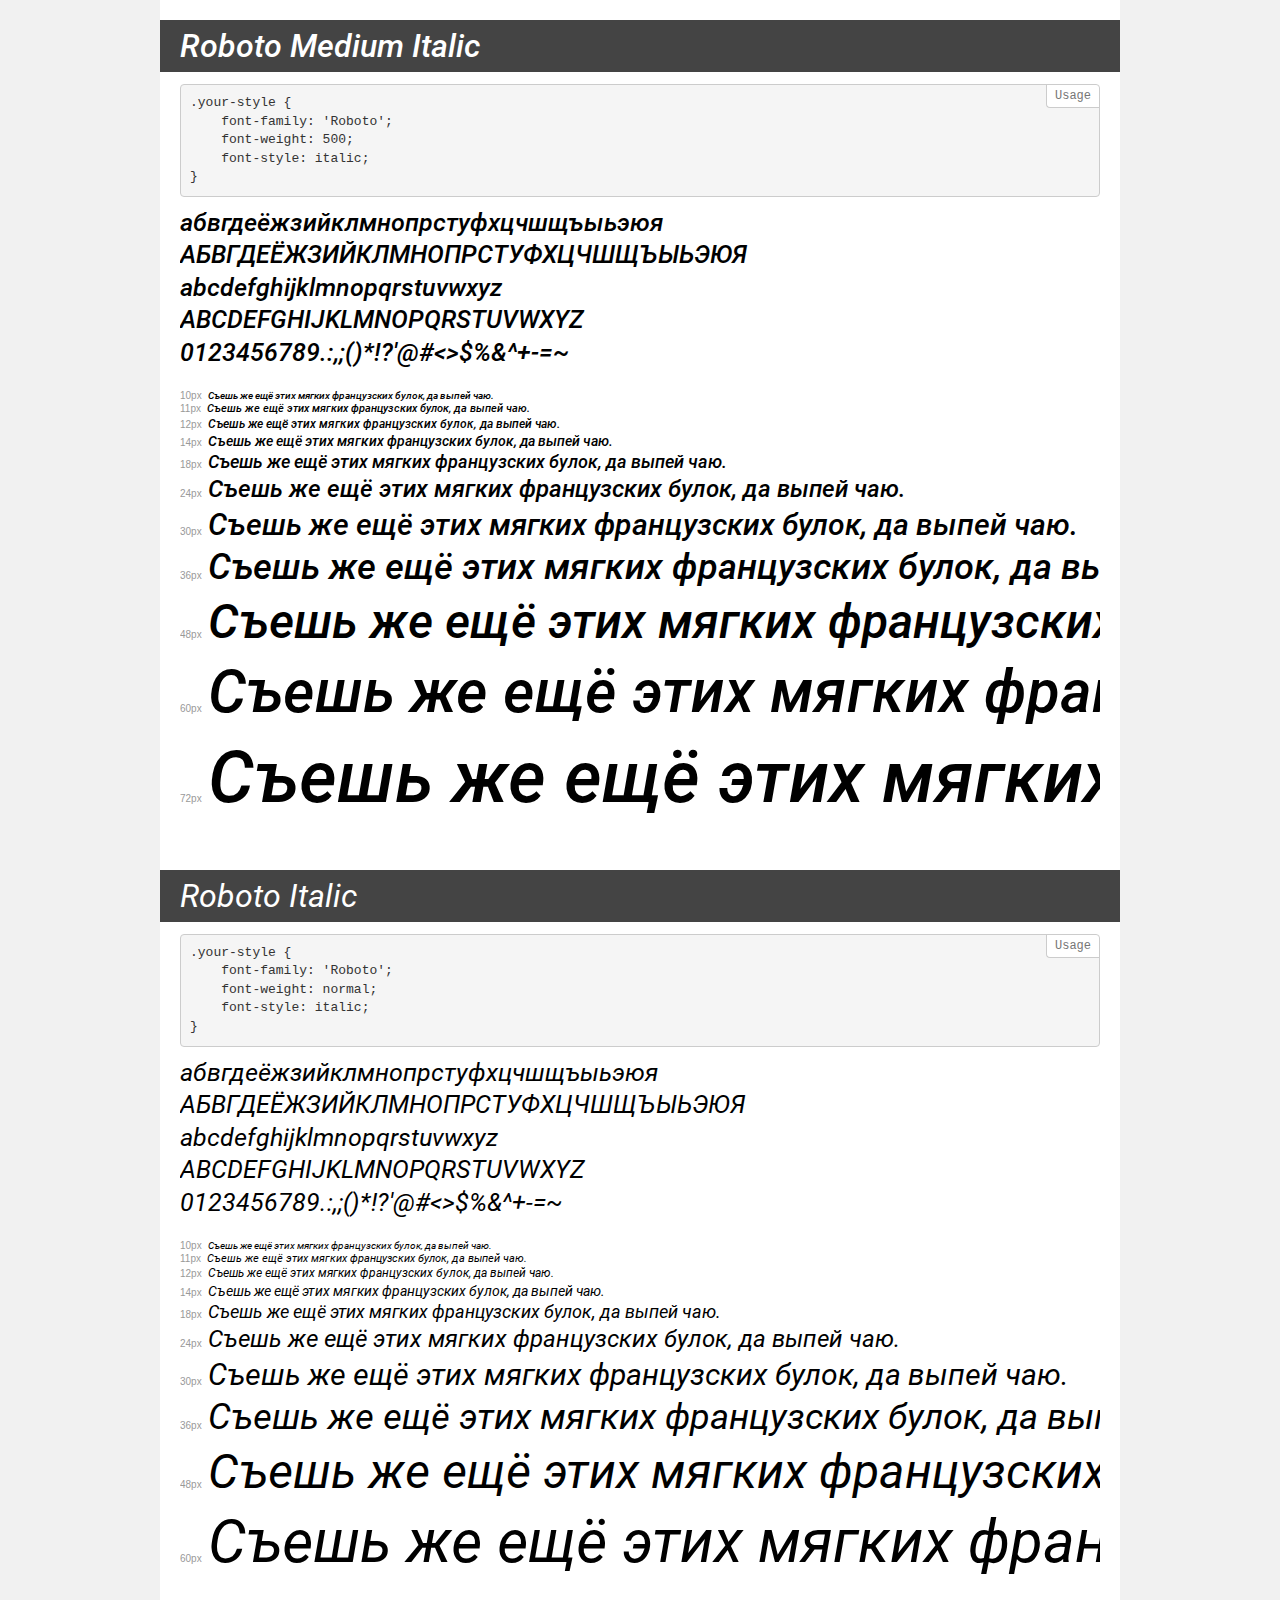
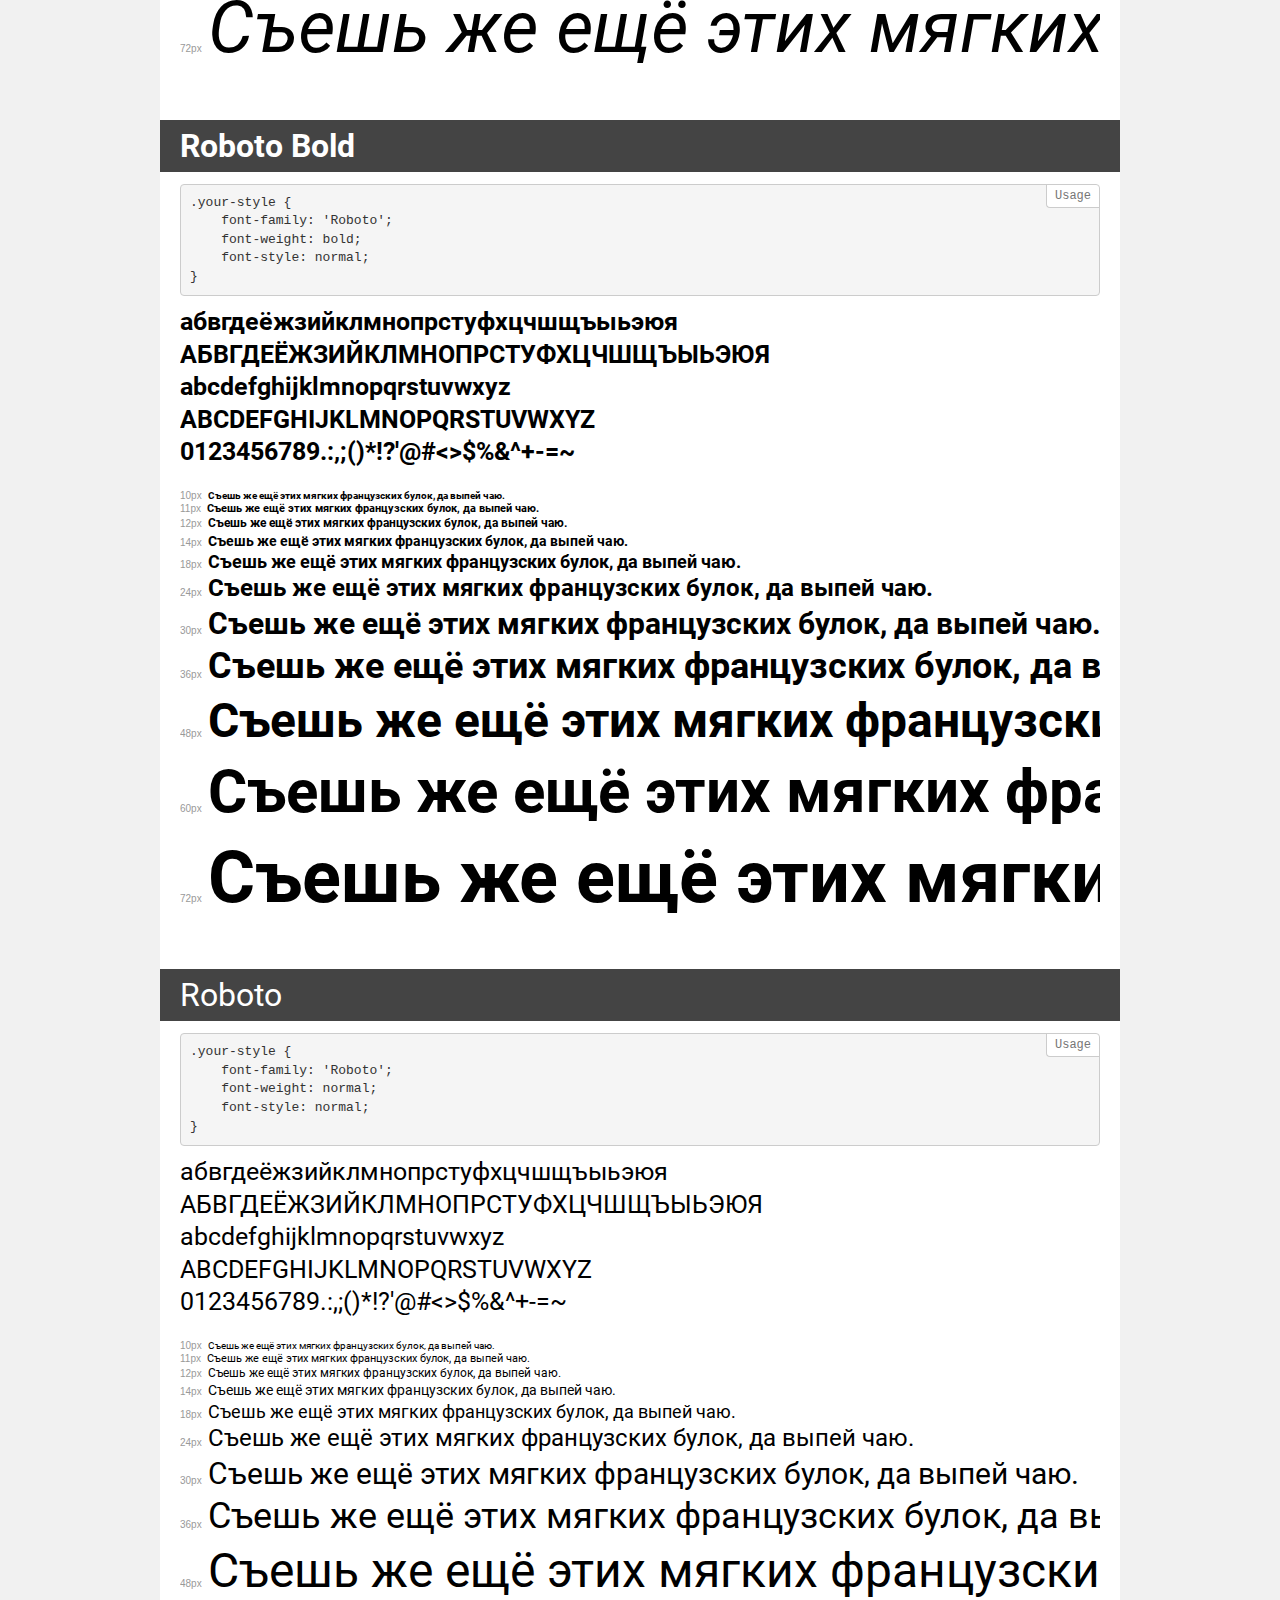
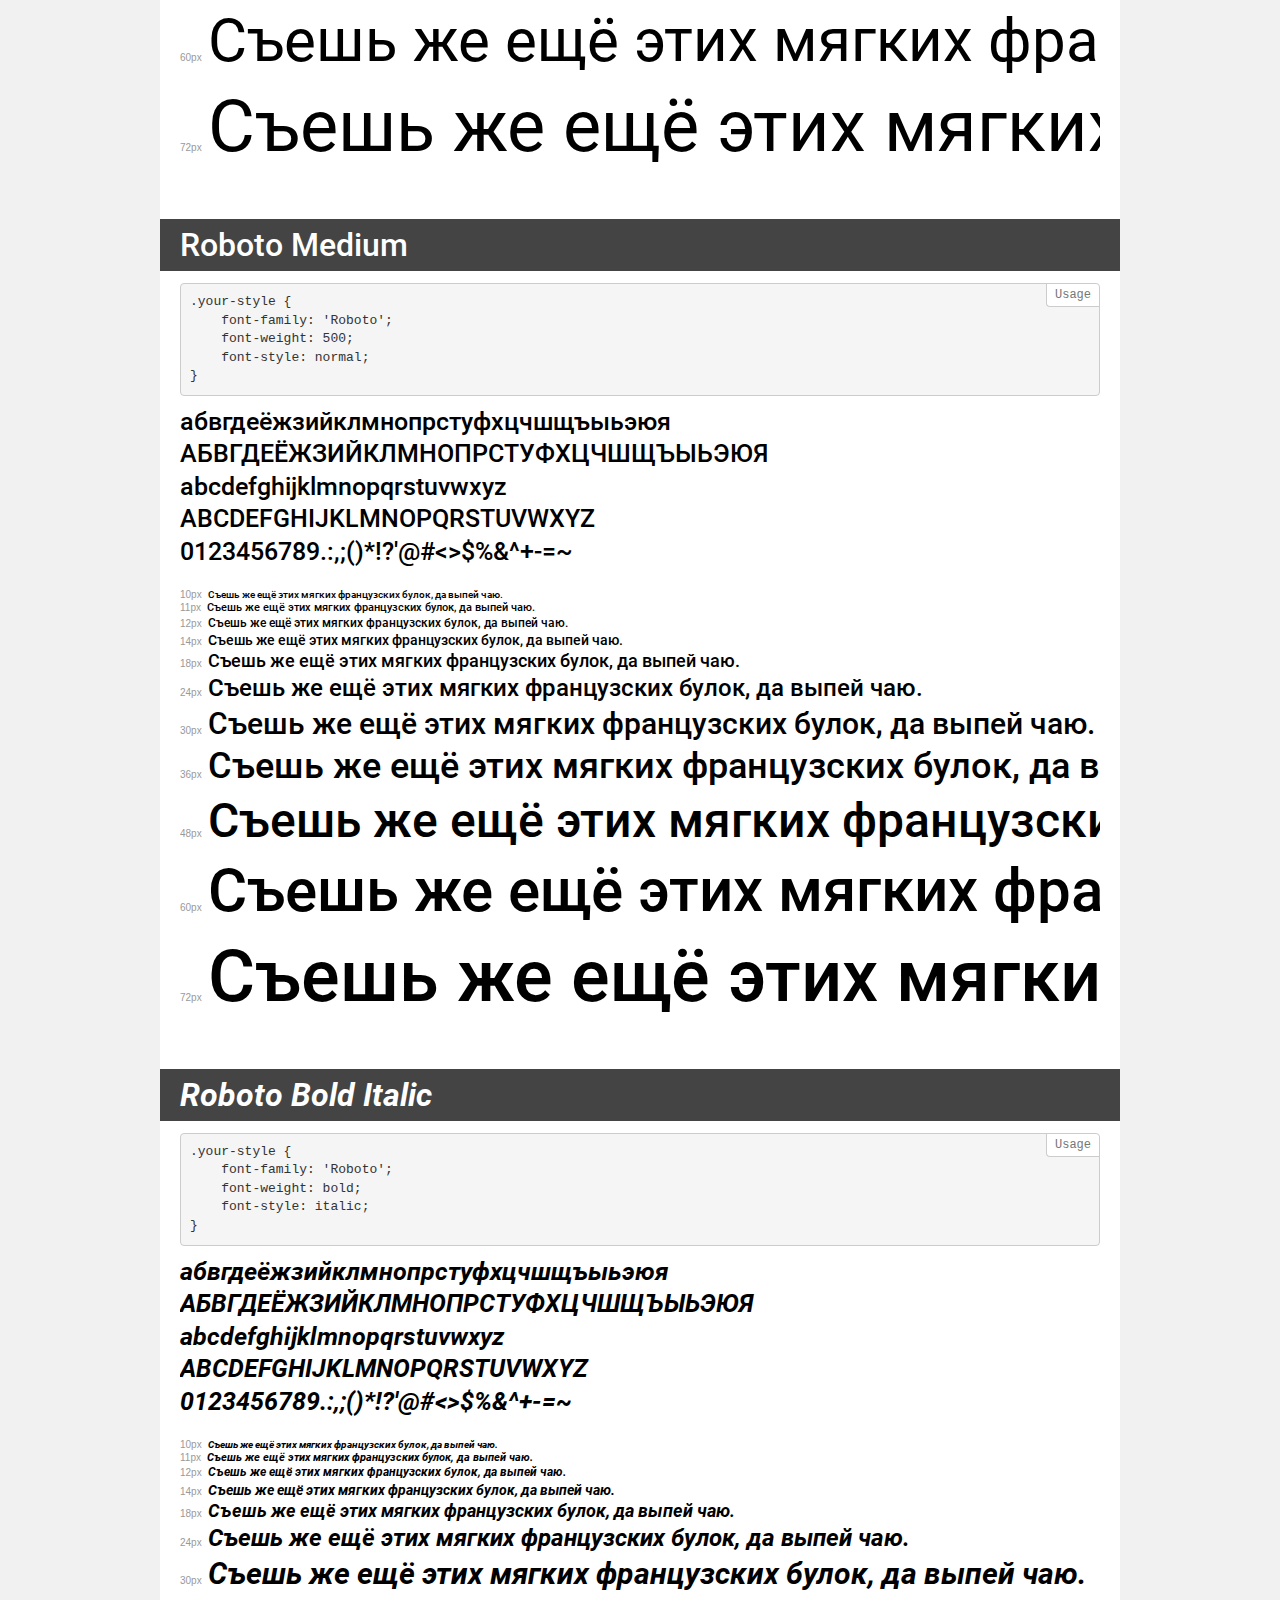
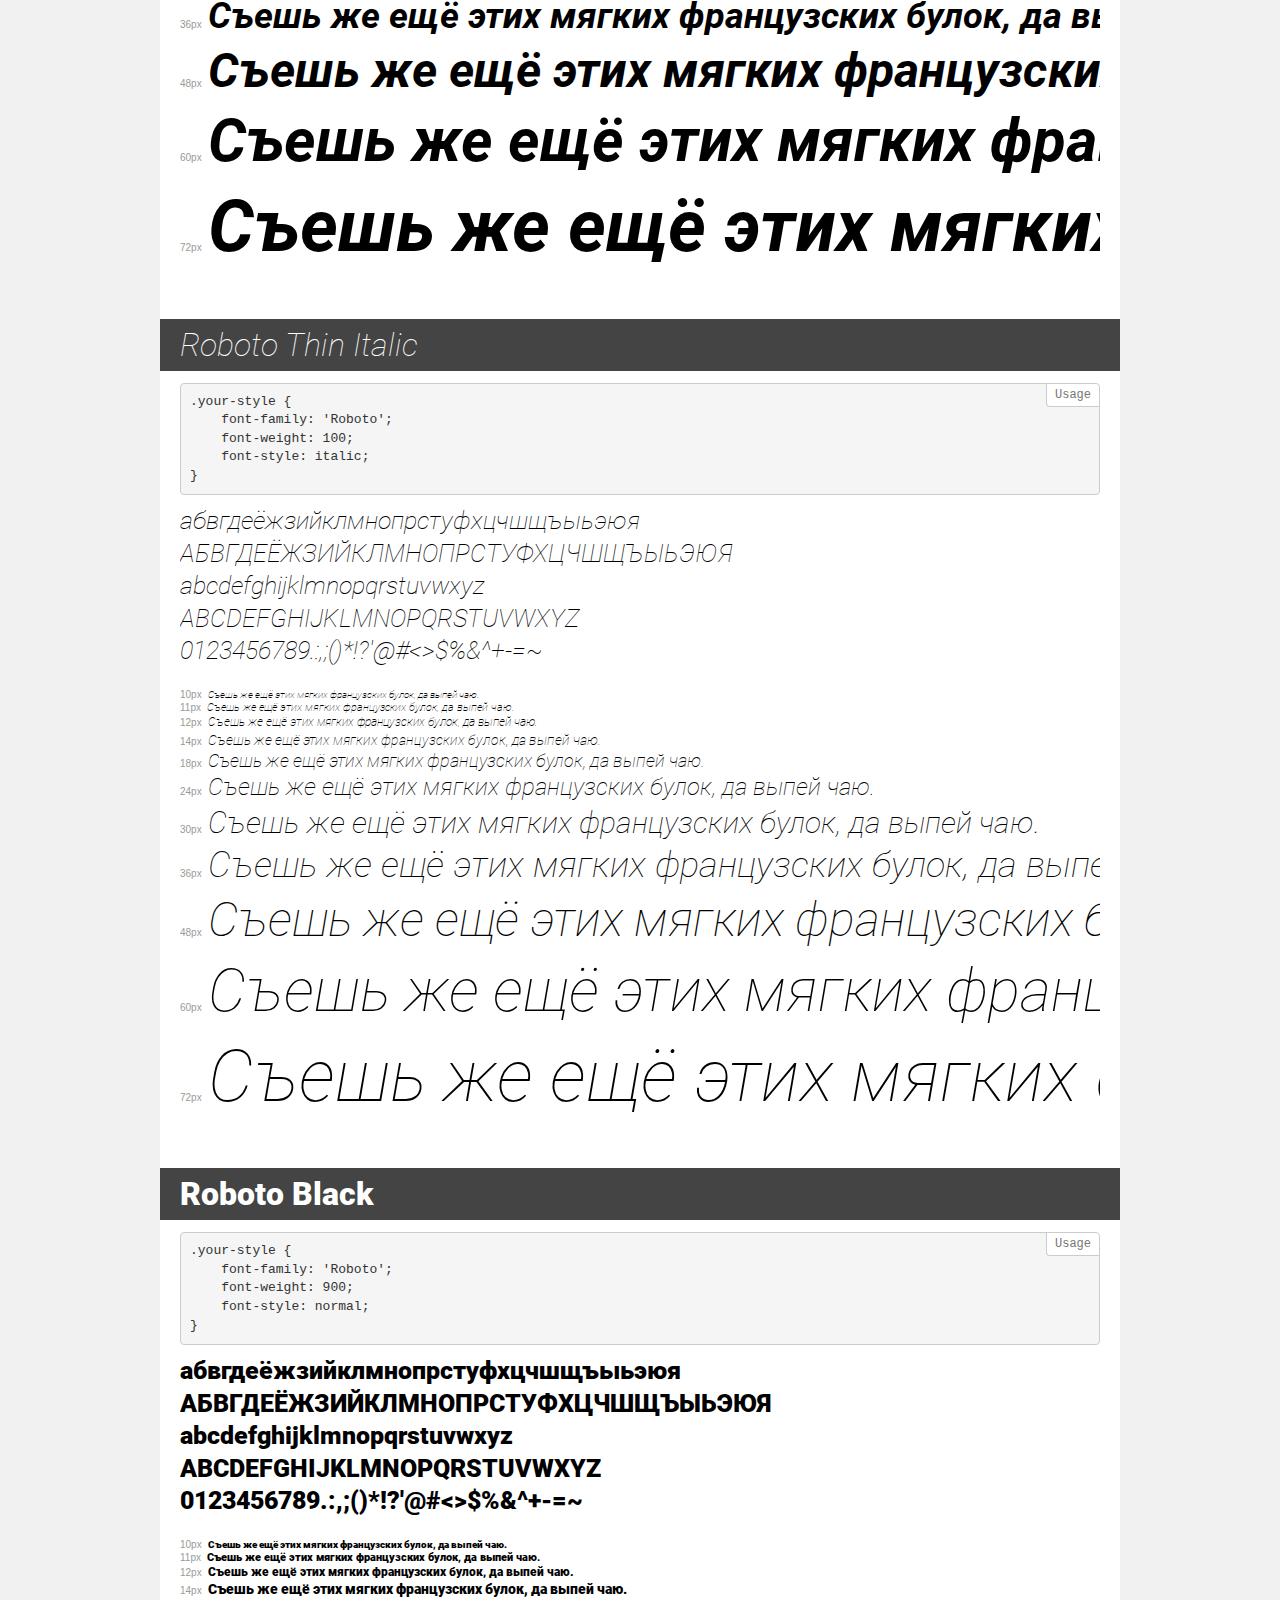
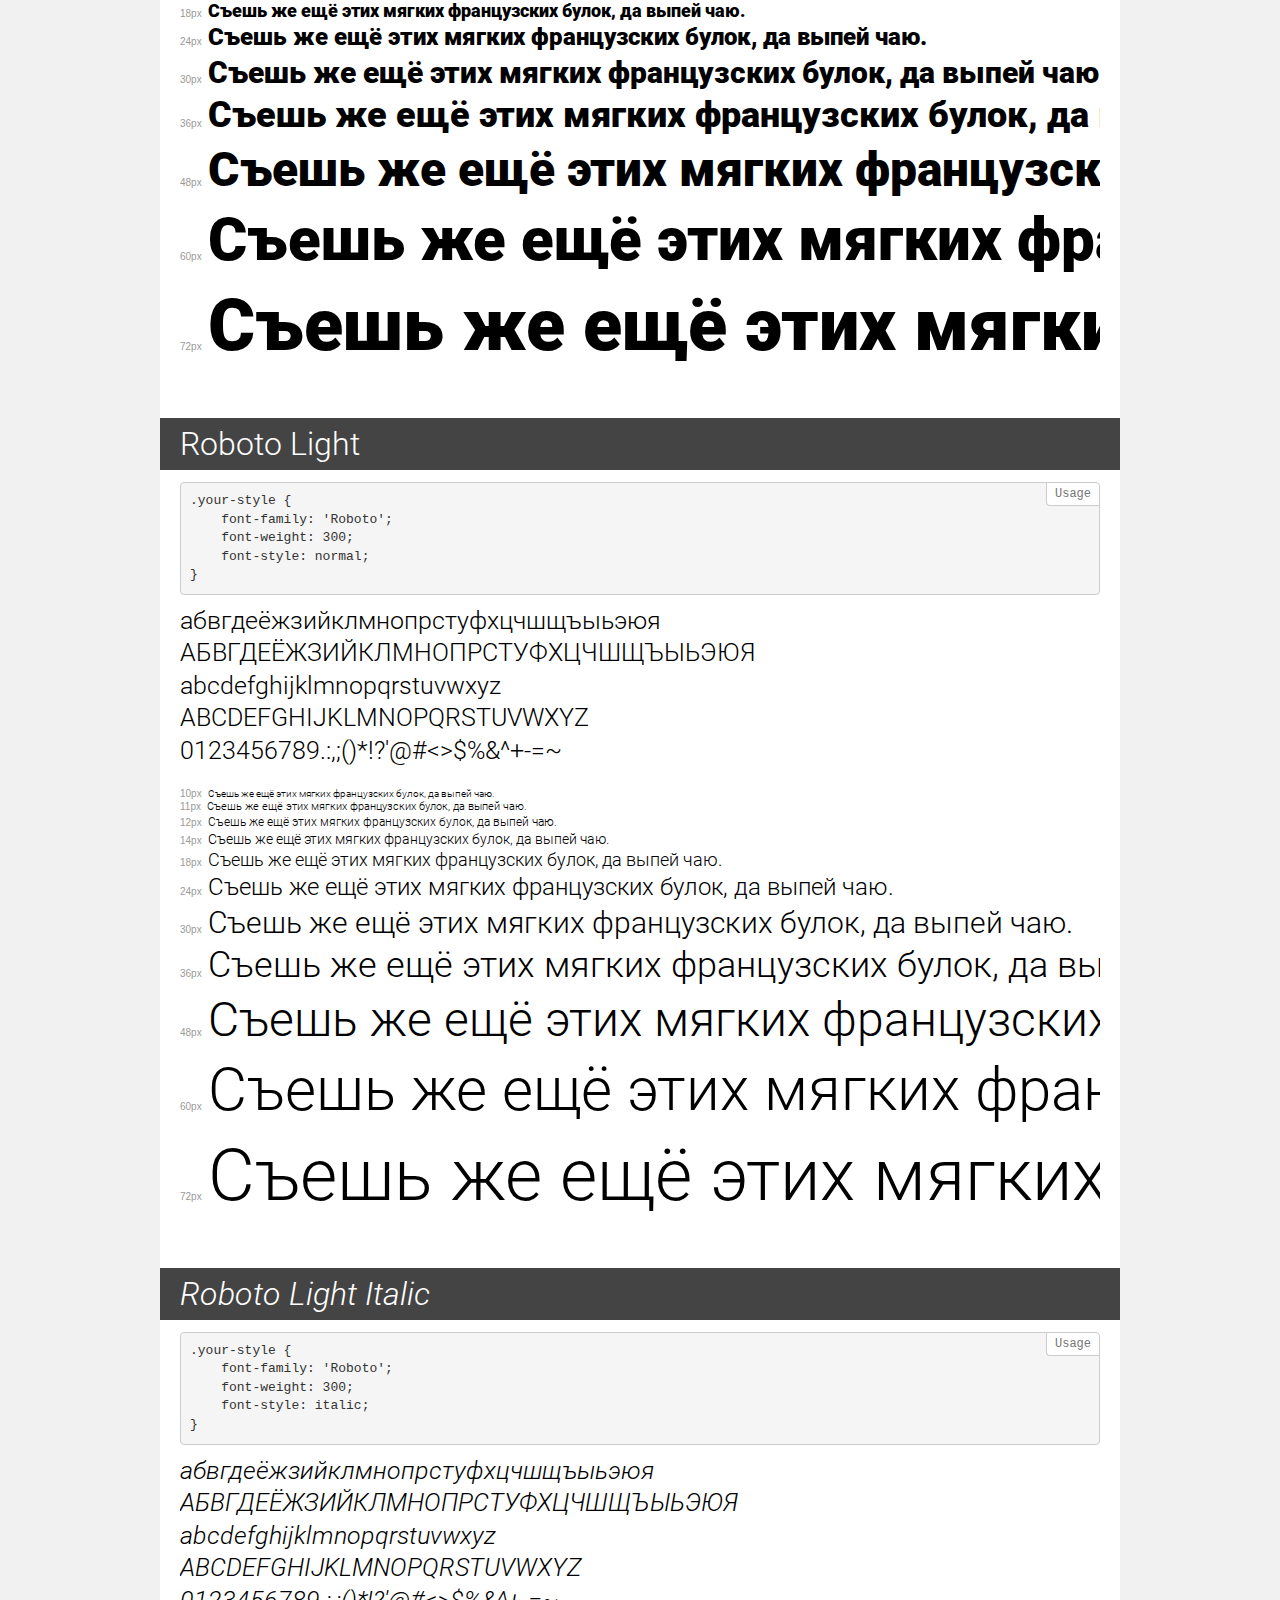
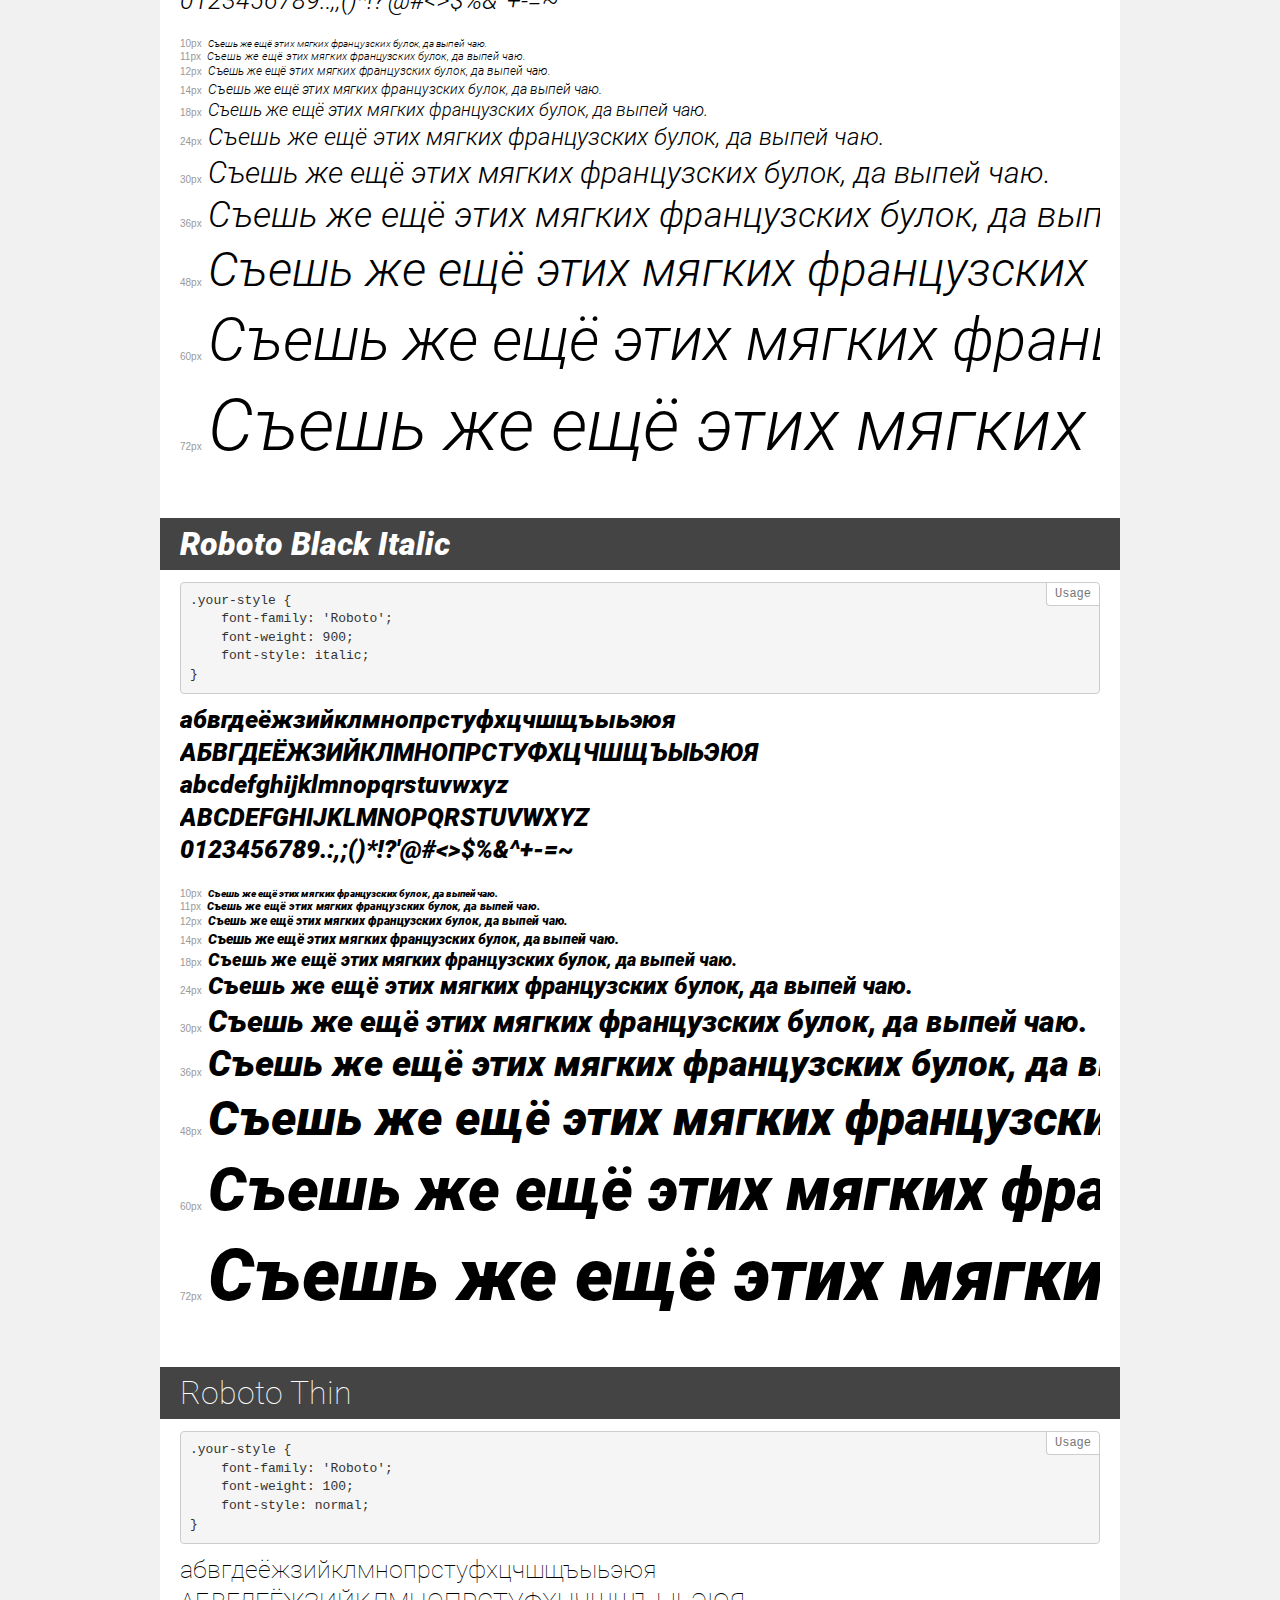
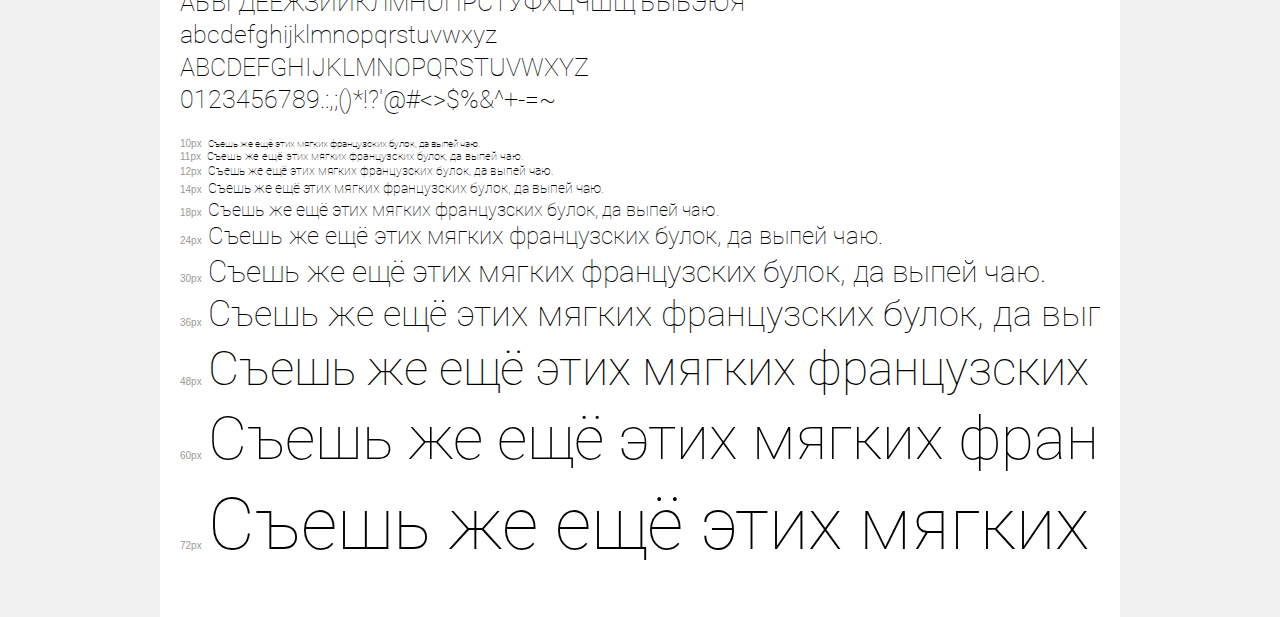
<file: css/fonts/Roboto/demo.html>
<!DOCTYPE html>
<html>
<head>
    <meta charset="utf-8">
    <meta http-equiv="X-UA-Compatible" content="IE=edge">
    <meta name="viewport" content="width=device-width, initial-scale=1">
    <meta name="robots" content="noindex, noarchive">
    <title>Transfonter demo</title>
    <link href="stylesheet.css" rel="stylesheet">
    <style>
        /*
        http://meyerweb.com/eric/tools/css/reset/
        v2.0 | 20110126
        License: none (public domain)
        */
        html, body, div, span, applet, object, iframe,
        h1, h2, h3, h4, h5, h6, p, blockquote, pre,
        a, abbr, acronym, address, big, cite, code,
        del, dfn, em, img, ins, kbd, q, s, samp,
        small, strike, strong, sub, sup, tt, var,
        b, u, i, center,
        dl, dt, dd, ol, ul, li,
        fieldset, form, label, legend,
        table, caption, tbody, tfoot, thead, tr, th, td,
        article, aside, canvas, details, embed,
        figure, figcaption, footer, header, hgroup,
        menu, nav, output, ruby, section, summary,
        time, mark, audio, video {
            margin: 0;
            padding: 0;
            border: 0;
            font-size: 100%;
            font: inherit;
            vertical-align: baseline;
        }
        /* HTML5 display-role reset for older browsers */
        article, aside, details, figcaption, figure,
        footer, header, hgroup, menu, nav, section {
            display: block;
        }
        body {
            line-height: 1;
        }
        ol, ul {
            list-style: none;
        }
        blockquote, q {
            quotes: none;
        }
        blockquote:before, blockquote:after,
        q:before, q:after {
            content: '';
            content: none;
        }
        table {
            border-collapse: collapse;
            border-spacing: 0;
        }
        /* common styles */
        body {
            background: #f1f1f1;
            color: #000;
        }
        .page {
            background: #fff;
            width: 920px;
            margin: 0 auto;
            padding: 20px 20px 0 20px;
            overflow: hidden;
        }
        .font-container {
            overflow-x: auto;
            overflow-y: hidden;
            margin-bottom: 40px;
            line-height: 1.3;
            white-space: nowrap;
            padding-bottom: 5px;
        }
        h1 {
            position: relative;
            background: #444;
            font-size: 32px;
            color: #fff;
            padding: 10px 20px;
            margin: 0 -20px 12px -20px;
        }
        .letters {
            font-size: 25px;
            margin-bottom: 20px;
        }
        .s10:before {
            content: '10px';
        }
        .s11:before {
            content: '11px';
        }
        .s12:before {
            content: '12px';
        }
        .s14:before {
            content: '14px';
        }
        .s18:before {
            content: '18px';
        }
        .s24:before {
            content: '24px';
        }
        .s30:before {
            content: '30px';
        }
        .s36:before {
            content: '36px';
        }
        .s48:before {
            content: '48px';
        }
        .s60:before {
            content: '60px';
        }
        .s72:before {
            content: '72px';
        }
        .s10:before, .s11:before, .s12:before, .s14:before,
        .s18:before, .s24:before, .s30:before, .s36:before,
        .s48:before, .s60:before, .s72:before {
            font-family: Arial, sans-serif;
            font-size: 10px;
            font-weight: normal;
            font-style: normal;
            color: #999;
            padding-right: 6px;
        }
        pre {
            display: block;
            position: relative;
            padding: 9px;
            margin: 0 0 10px;
            font-family: Monaco, Menlo, Consolas, "Courier New", monospace !important;
            font-size: 13px;
            line-height: 1.428571429;
            color: #333;
            font-weight: normal !important;
            font-style: normal !important;
            background-color: #f5f5f5;
            border: 1px solid #ccc;
            overflow-x: auto;
            border-radius: 4px;
        }
        pre:after {
            display: block;
            position: absolute;
            right: 0;
            top: 0;
            content: 'Usage';
            line-height: 1;
            padding: 5px 8px;
            font-size: 12px;
            color: #767676;
            background-color: #fff;
            border: 1px solid #ccc;
            border-right: none;
            border-top: none;
            border-radius: 0 4px 0 4px;
            z-index: 10;
        }
        /* responsive */
        @media (max-width: 959px) {
            .page {
                width: auto;
                margin: 0;
            }
        }
    </style>
</head>
<body>
<div class="page">
    <div class="demo" style="font-family: 'Roboto'; font-weight: 500; font-style: italic;">
        <h1>Roboto Medium Italic</h1>
        <pre>.your-style {
    font-family: 'Roboto';
    font-weight: 500;
    font-style: italic;
}</pre>
        <div class="font-container">
            <p class="letters">
                абвгдеёжзийклмнопрстуфхцчшщъыьэюя<br>
АБВГДЕЁЖЗИЙКЛМНОПРСТУФХЦЧШЩЪЫЬЭЮЯ<br>
abcdefghijklmnopqrstuvwxyz<br>
ABCDEFGHIJKLMNOPQRSTUVWXYZ<br>
                0123456789.:,;()*!?'@#<>$%&^+-=~
            </p>
            <p class="s10" style="font-size: 10px;">Съешь же ещё этих мягких французских булок, да выпей чаю.</p>
            <p class="s11" style="font-size: 11px;">Съешь же ещё этих мягких французских булок, да выпей чаю.</p>
            <p class="s12" style="font-size: 12px;">Съешь же ещё этих мягких французских булок, да выпей чаю.</p>
            <p class="s14" style="font-size: 14px;">Съешь же ещё этих мягких французских булок, да выпей чаю.</p>
            <p class="s18" style="font-size: 18px;">Съешь же ещё этих мягких французских булок, да выпей чаю.</p>
            <p class="s24" style="font-size: 24px;">Съешь же ещё этих мягких французских булок, да выпей чаю.</p>
            <p class="s30" style="font-size: 30px;">Съешь же ещё этих мягких французских булок, да выпей чаю.</p>
            <p class="s36" style="font-size: 36px;">Съешь же ещё этих мягких французских булок, да выпей чаю.</p>
            <p class="s48" style="font-size: 48px;">Съешь же ещё этих мягких французских булок, да выпей чаю.</p>
            <p class="s60" style="font-size: 60px;">Съешь же ещё этих мягких французских булок, да выпей чаю.</p>
            <p class="s72" style="font-size: 72px;">Съешь же ещё этих мягких французских булок, да выпей чаю.</p>
        </div>
    </div>
    <div class="demo" style="font-family: 'Roboto'; font-weight: normal; font-style: italic;">
        <h1>Roboto Italic</h1>
        <pre>.your-style {
    font-family: 'Roboto';
    font-weight: normal;
    font-style: italic;
}</pre>
        <div class="font-container">
            <p class="letters">
                абвгдеёжзийклмнопрстуфхцчшщъыьэюя<br>
АБВГДЕЁЖЗИЙКЛМНОПРСТУФХЦЧШЩЪЫЬЭЮЯ<br>
abcdefghijklmnopqrstuvwxyz<br>
ABCDEFGHIJKLMNOPQRSTUVWXYZ<br>
                0123456789.:,;()*!?'@#<>$%&^+-=~
            </p>
            <p class="s10" style="font-size: 10px;">Съешь же ещё этих мягких французских булок, да выпей чаю.</p>
            <p class="s11" style="font-size: 11px;">Съешь же ещё этих мягких французских булок, да выпей чаю.</p>
            <p class="s12" style="font-size: 12px;">Съешь же ещё этих мягких французских булок, да выпей чаю.</p>
            <p class="s14" style="font-size: 14px;">Съешь же ещё этих мягких французских булок, да выпей чаю.</p>
            <p class="s18" style="font-size: 18px;">Съешь же ещё этих мягких французских булок, да выпей чаю.</p>
            <p class="s24" style="font-size: 24px;">Съешь же ещё этих мягких французских булок, да выпей чаю.</p>
            <p class="s30" style="font-size: 30px;">Съешь же ещё этих мягких французских булок, да выпей чаю.</p>
            <p class="s36" style="font-size: 36px;">Съешь же ещё этих мягких французских булок, да выпей чаю.</p>
            <p class="s48" style="font-size: 48px;">Съешь же ещё этих мягких французских булок, да выпей чаю.</p>
            <p class="s60" style="font-size: 60px;">Съешь же ещё этих мягких французских булок, да выпей чаю.</p>
            <p class="s72" style="font-size: 72px;">Съешь же ещё этих мягких французских булок, да выпей чаю.</p>
        </div>
    </div>
    <div class="demo" style="font-family: 'Roboto'; font-weight: bold; font-style: normal;">
        <h1>Roboto Bold</h1>
        <pre>.your-style {
    font-family: 'Roboto';
    font-weight: bold;
    font-style: normal;
}</pre>
        <div class="font-container">
            <p class="letters">
                абвгдеёжзийклмнопрстуфхцчшщъыьэюя<br>
АБВГДЕЁЖЗИЙКЛМНОПРСТУФХЦЧШЩЪЫЬЭЮЯ<br>
abcdefghijklmnopqrstuvwxyz<br>
ABCDEFGHIJKLMNOPQRSTUVWXYZ<br>
                0123456789.:,;()*!?'@#<>$%&^+-=~
            </p>
            <p class="s10" style="font-size: 10px;">Съешь же ещё этих мягких французских булок, да выпей чаю.</p>
            <p class="s11" style="font-size: 11px;">Съешь же ещё этих мягких французских булок, да выпей чаю.</p>
            <p class="s12" style="font-size: 12px;">Съешь же ещё этих мягких французских булок, да выпей чаю.</p>
            <p class="s14" style="font-size: 14px;">Съешь же ещё этих мягких французских булок, да выпей чаю.</p>
            <p class="s18" style="font-size: 18px;">Съешь же ещё этих мягких французских булок, да выпей чаю.</p>
            <p class="s24" style="font-size: 24px;">Съешь же ещё этих мягких французских булок, да выпей чаю.</p>
            <p class="s30" style="font-size: 30px;">Съешь же ещё этих мягких французских булок, да выпей чаю.</p>
            <p class="s36" style="font-size: 36px;">Съешь же ещё этих мягких французских булок, да выпей чаю.</p>
            <p class="s48" style="font-size: 48px;">Съешь же ещё этих мягких французских булок, да выпей чаю.</p>
            <p class="s60" style="font-size: 60px;">Съешь же ещё этих мягких французских булок, да выпей чаю.</p>
            <p class="s72" style="font-size: 72px;">Съешь же ещё этих мягких французских булок, да выпей чаю.</p>
        </div>
    </div>
    <div class="demo" style="font-family: 'Roboto'; font-weight: normal; font-style: normal;">
        <h1>Roboto</h1>
        <pre>.your-style {
    font-family: 'Roboto';
    font-weight: normal;
    font-style: normal;
}</pre>
        <div class="font-container">
            <p class="letters">
                абвгдеёжзийклмнопрстуфхцчшщъыьэюя<br>
АБВГДЕЁЖЗИЙКЛМНОПРСТУФХЦЧШЩЪЫЬЭЮЯ<br>
abcdefghijklmnopqrstuvwxyz<br>
ABCDEFGHIJKLMNOPQRSTUVWXYZ<br>
                0123456789.:,;()*!?'@#<>$%&^+-=~
            </p>
            <p class="s10" style="font-size: 10px;">Съешь же ещё этих мягких французских булок, да выпей чаю.</p>
            <p class="s11" style="font-size: 11px;">Съешь же ещё этих мягких французских булок, да выпей чаю.</p>
            <p class="s12" style="font-size: 12px;">Съешь же ещё этих мягких французских булок, да выпей чаю.</p>
            <p class="s14" style="font-size: 14px;">Съешь же ещё этих мягких французских булок, да выпей чаю.</p>
            <p class="s18" style="font-size: 18px;">Съешь же ещё этих мягких французских булок, да выпей чаю.</p>
            <p class="s24" style="font-size: 24px;">Съешь же ещё этих мягких французских булок, да выпей чаю.</p>
            <p class="s30" style="font-size: 30px;">Съешь же ещё этих мягких французских булок, да выпей чаю.</p>
            <p class="s36" style="font-size: 36px;">Съешь же ещё этих мягких французских булок, да выпей чаю.</p>
            <p class="s48" style="font-size: 48px;">Съешь же ещё этих мягких французских булок, да выпей чаю.</p>
            <p class="s60" style="font-size: 60px;">Съешь же ещё этих мягких французских булок, да выпей чаю.</p>
            <p class="s72" style="font-size: 72px;">Съешь же ещё этих мягких французских булок, да выпей чаю.</p>
        </div>
    </div>
    <div class="demo" style="font-family: 'Roboto'; font-weight: 500; font-style: normal;">
        <h1>Roboto Medium</h1>
        <pre>.your-style {
    font-family: 'Roboto';
    font-weight: 500;
    font-style: normal;
}</pre>
        <div class="font-container">
            <p class="letters">
                абвгдеёжзийклмнопрстуфхцчшщъыьэюя<br>
АБВГДЕЁЖЗИЙКЛМНОПРСТУФХЦЧШЩЪЫЬЭЮЯ<br>
abcdefghijklmnopqrstuvwxyz<br>
ABCDEFGHIJKLMNOPQRSTUVWXYZ<br>
                0123456789.:,;()*!?'@#<>$%&^+-=~
            </p>
            <p class="s10" style="font-size: 10px;">Съешь же ещё этих мягких французских булок, да выпей чаю.</p>
            <p class="s11" style="font-size: 11px;">Съешь же ещё этих мягких французских булок, да выпей чаю.</p>
            <p class="s12" style="font-size: 12px;">Съешь же ещё этих мягких французских булок, да выпей чаю.</p>
            <p class="s14" style="font-size: 14px;">Съешь же ещё этих мягких французских булок, да выпей чаю.</p>
            <p class="s18" style="font-size: 18px;">Съешь же ещё этих мягких французских булок, да выпей чаю.</p>
            <p class="s24" style="font-size: 24px;">Съешь же ещё этих мягких французских булок, да выпей чаю.</p>
            <p class="s30" style="font-size: 30px;">Съешь же ещё этих мягких французских булок, да выпей чаю.</p>
            <p class="s36" style="font-size: 36px;">Съешь же ещё этих мягких французских булок, да выпей чаю.</p>
            <p class="s48" style="font-size: 48px;">Съешь же ещё этих мягких французских булок, да выпей чаю.</p>
            <p class="s60" style="font-size: 60px;">Съешь же ещё этих мягких французских булок, да выпей чаю.</p>
            <p class="s72" style="font-size: 72px;">Съешь же ещё этих мягких французских булок, да выпей чаю.</p>
        </div>
    </div>
    <div class="demo" style="font-family: 'Roboto'; font-weight: bold; font-style: italic;">
        <h1>Roboto Bold Italic</h1>
        <pre>.your-style {
    font-family: 'Roboto';
    font-weight: bold;
    font-style: italic;
}</pre>
        <div class="font-container">
            <p class="letters">
                абвгдеёжзийклмнопрстуфхцчшщъыьэюя<br>
АБВГДЕЁЖЗИЙКЛМНОПРСТУФХЦЧШЩЪЫЬЭЮЯ<br>
abcdefghijklmnopqrstuvwxyz<br>
ABCDEFGHIJKLMNOPQRSTUVWXYZ<br>
                0123456789.:,;()*!?'@#<>$%&^+-=~
            </p>
            <p class="s10" style="font-size: 10px;">Съешь же ещё этих мягких французских булок, да выпей чаю.</p>
            <p class="s11" style="font-size: 11px;">Съешь же ещё этих мягких французских булок, да выпей чаю.</p>
            <p class="s12" style="font-size: 12px;">Съешь же ещё этих мягких французских булок, да выпей чаю.</p>
            <p class="s14" style="font-size: 14px;">Съешь же ещё этих мягких французских булок, да выпей чаю.</p>
            <p class="s18" style="font-size: 18px;">Съешь же ещё этих мягких французских булок, да выпей чаю.</p>
            <p class="s24" style="font-size: 24px;">Съешь же ещё этих мягких французских булок, да выпей чаю.</p>
            <p class="s30" style="font-size: 30px;">Съешь же ещё этих мягких французских булок, да выпей чаю.</p>
            <p class="s36" style="font-size: 36px;">Съешь же ещё этих мягких французских булок, да выпей чаю.</p>
            <p class="s48" style="font-size: 48px;">Съешь же ещё этих мягких французских булок, да выпей чаю.</p>
            <p class="s60" style="font-size: 60px;">Съешь же ещё этих мягких французских булок, да выпей чаю.</p>
            <p class="s72" style="font-size: 72px;">Съешь же ещё этих мягких французских булок, да выпей чаю.</p>
        </div>
    </div>
    <div class="demo" style="font-family: 'Roboto'; font-weight: 100; font-style: italic;">
        <h1>Roboto Thin Italic</h1>
        <pre>.your-style {
    font-family: 'Roboto';
    font-weight: 100;
    font-style: italic;
}</pre>
        <div class="font-container">
            <p class="letters">
                абвгдеёжзийклмнопрстуфхцчшщъыьэюя<br>
АБВГДЕЁЖЗИЙКЛМНОПРСТУФХЦЧШЩЪЫЬЭЮЯ<br>
abcdefghijklmnopqrstuvwxyz<br>
ABCDEFGHIJKLMNOPQRSTUVWXYZ<br>
                0123456789.:,;()*!?'@#<>$%&^+-=~
            </p>
            <p class="s10" style="font-size: 10px;">Съешь же ещё этих мягких французских булок, да выпей чаю.</p>
            <p class="s11" style="font-size: 11px;">Съешь же ещё этих мягких французских булок, да выпей чаю.</p>
            <p class="s12" style="font-size: 12px;">Съешь же ещё этих мягких французских булок, да выпей чаю.</p>
            <p class="s14" style="font-size: 14px;">Съешь же ещё этих мягких французских булок, да выпей чаю.</p>
            <p class="s18" style="font-size: 18px;">Съешь же ещё этих мягких французских булок, да выпей чаю.</p>
            <p class="s24" style="font-size: 24px;">Съешь же ещё этих мягких французских булок, да выпей чаю.</p>
            <p class="s30" style="font-size: 30px;">Съешь же ещё этих мягких французских булок, да выпей чаю.</p>
            <p class="s36" style="font-size: 36px;">Съешь же ещё этих мягких французских булок, да выпей чаю.</p>
            <p class="s48" style="font-size: 48px;">Съешь же ещё этих мягких французских булок, да выпей чаю.</p>
            <p class="s60" style="font-size: 60px;">Съешь же ещё этих мягких французских булок, да выпей чаю.</p>
            <p class="s72" style="font-size: 72px;">Съешь же ещё этих мягких французских булок, да выпей чаю.</p>
        </div>
    </div>
    <div class="demo" style="font-family: 'Roboto'; font-weight: 900; font-style: normal;">
        <h1>Roboto Black</h1>
        <pre>.your-style {
    font-family: 'Roboto';
    font-weight: 900;
    font-style: normal;
}</pre>
        <div class="font-container">
            <p class="letters">
                абвгдеёжзийклмнопрстуфхцчшщъыьэюя<br>
АБВГДЕЁЖЗИЙКЛМНОПРСТУФХЦЧШЩЪЫЬЭЮЯ<br>
abcdefghijklmnopqrstuvwxyz<br>
ABCDEFGHIJKLMNOPQRSTUVWXYZ<br>
                0123456789.:,;()*!?'@#<>$%&^+-=~
            </p>
            <p class="s10" style="font-size: 10px;">Съешь же ещё этих мягких французских булок, да выпей чаю.</p>
            <p class="s11" style="font-size: 11px;">Съешь же ещё этих мягких французских булок, да выпей чаю.</p>
            <p class="s12" style="font-size: 12px;">Съешь же ещё этих мягких французских булок, да выпей чаю.</p>
            <p class="s14" style="font-size: 14px;">Съешь же ещё этих мягких французских булок, да выпей чаю.</p>
            <p class="s18" style="font-size: 18px;">Съешь же ещё этих мягких французских булок, да выпей чаю.</p>
            <p class="s24" style="font-size: 24px;">Съешь же ещё этих мягких французских булок, да выпей чаю.</p>
            <p class="s30" style="font-size: 30px;">Съешь же ещё этих мягких французских булок, да выпей чаю.</p>
            <p class="s36" style="font-size: 36px;">Съешь же ещё этих мягких французских булок, да выпей чаю.</p>
            <p class="s48" style="font-size: 48px;">Съешь же ещё этих мягких французских булок, да выпей чаю.</p>
            <p class="s60" style="font-size: 60px;">Съешь же ещё этих мягких французских булок, да выпей чаю.</p>
            <p class="s72" style="font-size: 72px;">Съешь же ещё этих мягких французских булок, да выпей чаю.</p>
        </div>
    </div>
    <div class="demo" style="font-family: 'Roboto'; font-weight: 300; font-style: normal;">
        <h1>Roboto Light</h1>
        <pre>.your-style {
    font-family: 'Roboto';
    font-weight: 300;
    font-style: normal;
}</pre>
        <div class="font-container">
            <p class="letters">
                абвгдеёжзийклмнопрстуфхцчшщъыьэюя<br>
АБВГДЕЁЖЗИЙКЛМНОПРСТУФХЦЧШЩЪЫЬЭЮЯ<br>
abcdefghijklmnopqrstuvwxyz<br>
ABCDEFGHIJKLMNOPQRSTUVWXYZ<br>
                0123456789.:,;()*!?'@#<>$%&^+-=~
            </p>
            <p class="s10" style="font-size: 10px;">Съешь же ещё этих мягких французских булок, да выпей чаю.</p>
            <p class="s11" style="font-size: 11px;">Съешь же ещё этих мягких французских булок, да выпей чаю.</p>
            <p class="s12" style="font-size: 12px;">Съешь же ещё этих мягких французских булок, да выпей чаю.</p>
            <p class="s14" style="font-size: 14px;">Съешь же ещё этих мягких французских булок, да выпей чаю.</p>
            <p class="s18" style="font-size: 18px;">Съешь же ещё этих мягких французских булок, да выпей чаю.</p>
            <p class="s24" style="font-size: 24px;">Съешь же ещё этих мягких французских булок, да выпей чаю.</p>
            <p class="s30" style="font-size: 30px;">Съешь же ещё этих мягких французских булок, да выпей чаю.</p>
            <p class="s36" style="font-size: 36px;">Съешь же ещё этих мягких французских булок, да выпей чаю.</p>
            <p class="s48" style="font-size: 48px;">Съешь же ещё этих мягких французских булок, да выпей чаю.</p>
            <p class="s60" style="font-size: 60px;">Съешь же ещё этих мягких французских булок, да выпей чаю.</p>
            <p class="s72" style="font-size: 72px;">Съешь же ещё этих мягких французских булок, да выпей чаю.</p>
        </div>
    </div>
    <div class="demo" style="font-family: 'Roboto'; font-weight: 300; font-style: italic;">
        <h1>Roboto Light Italic</h1>
        <pre>.your-style {
    font-family: 'Roboto';
    font-weight: 300;
    font-style: italic;
}</pre>
        <div class="font-container">
            <p class="letters">
                абвгдеёжзийклмнопрстуфхцчшщъыьэюя<br>
АБВГДЕЁЖЗИЙКЛМНОПРСТУФХЦЧШЩЪЫЬЭЮЯ<br>
abcdefghijklmnopqrstuvwxyz<br>
ABCDEFGHIJKLMNOPQRSTUVWXYZ<br>
                0123456789.:,;()*!?'@#<>$%&^+-=~
            </p>
            <p class="s10" style="font-size: 10px;">Съешь же ещё этих мягких французских булок, да выпей чаю.</p>
            <p class="s11" style="font-size: 11px;">Съешь же ещё этих мягких французских булок, да выпей чаю.</p>
            <p class="s12" style="font-size: 12px;">Съешь же ещё этих мягких французских булок, да выпей чаю.</p>
            <p class="s14" style="font-size: 14px;">Съешь же ещё этих мягких французских булок, да выпей чаю.</p>
            <p class="s18" style="font-size: 18px;">Съешь же ещё этих мягких французских булок, да выпей чаю.</p>
            <p class="s24" style="font-size: 24px;">Съешь же ещё этих мягких французских булок, да выпей чаю.</p>
            <p class="s30" style="font-size: 30px;">Съешь же ещё этих мягких французских булок, да выпей чаю.</p>
            <p class="s36" style="font-size: 36px;">Съешь же ещё этих мягких французских булок, да выпей чаю.</p>
            <p class="s48" style="font-size: 48px;">Съешь же ещё этих мягких французских булок, да выпей чаю.</p>
            <p class="s60" style="font-size: 60px;">Съешь же ещё этих мягких французских булок, да выпей чаю.</p>
            <p class="s72" style="font-size: 72px;">Съешь же ещё этих мягких французских булок, да выпей чаю.</p>
        </div>
    </div>
    <div class="demo" style="font-family: 'Roboto'; font-weight: 900; font-style: italic;">
        <h1>Roboto Black Italic</h1>
        <pre>.your-style {
    font-family: 'Roboto';
    font-weight: 900;
    font-style: italic;
}</pre>
        <div class="font-container">
            <p class="letters">
                абвгдеёжзийклмнопрстуфхцчшщъыьэюя<br>
АБВГДЕЁЖЗИЙКЛМНОПРСТУФХЦЧШЩЪЫЬЭЮЯ<br>
abcdefghijklmnopqrstuvwxyz<br>
ABCDEFGHIJKLMNOPQRSTUVWXYZ<br>
                0123456789.:,;()*!?'@#<>$%&^+-=~
            </p>
            <p class="s10" style="font-size: 10px;">Съешь же ещё этих мягких французских булок, да выпей чаю.</p>
            <p class="s11" style="font-size: 11px;">Съешь же ещё этих мягких французских булок, да выпей чаю.</p>
            <p class="s12" style="font-size: 12px;">Съешь же ещё этих мягких французских булок, да выпей чаю.</p>
            <p class="s14" style="font-size: 14px;">Съешь же ещё этих мягких французских булок, да выпей чаю.</p>
            <p class="s18" style="font-size: 18px;">Съешь же ещё этих мягких французских булок, да выпей чаю.</p>
            <p class="s24" style="font-size: 24px;">Съешь же ещё этих мягких французских булок, да выпей чаю.</p>
            <p class="s30" style="font-size: 30px;">Съешь же ещё этих мягких французских булок, да выпей чаю.</p>
            <p class="s36" style="font-size: 36px;">Съешь же ещё этих мягких французских булок, да выпей чаю.</p>
            <p class="s48" style="font-size: 48px;">Съешь же ещё этих мягких французских булок, да выпей чаю.</p>
            <p class="s60" style="font-size: 60px;">Съешь же ещё этих мягких французских булок, да выпей чаю.</p>
            <p class="s72" style="font-size: 72px;">Съешь же ещё этих мягких французских булок, да выпей чаю.</p>
        </div>
    </div>
    <div class="demo" style="font-family: 'Roboto'; font-weight: 100; font-style: normal;">
        <h1>Roboto Thin</h1>
        <pre>.your-style {
    font-family: 'Roboto';
    font-weight: 100;
    font-style: normal;
}</pre>
        <div class="font-container">
            <p class="letters">
                абвгдеёжзийклмнопрстуфхцчшщъыьэюя<br>
АБВГДЕЁЖЗИЙКЛМНОПРСТУФХЦЧШЩЪЫЬЭЮЯ<br>
abcdefghijklmnopqrstuvwxyz<br>
ABCDEFGHIJKLMNOPQRSTUVWXYZ<br>
                0123456789.:,;()*!?'@#<>$%&^+-=~
            </p>
            <p class="s10" style="font-size: 10px;">Съешь же ещё этих мягких французских булок, да выпей чаю.</p>
            <p class="s11" style="font-size: 11px;">Съешь же ещё этих мягких французских булок, да выпей чаю.</p>
            <p class="s12" style="font-size: 12px;">Съешь же ещё этих мягких французских булок, да выпей чаю.</p>
            <p class="s14" style="font-size: 14px;">Съешь же ещё этих мягких французских булок, да выпей чаю.</p>
            <p class="s18" style="font-size: 18px;">Съешь же ещё этих мягких французских булок, да выпей чаю.</p>
            <p class="s24" style="font-size: 24px;">Съешь же ещё этих мягких французских булок, да выпей чаю.</p>
            <p class="s30" style="font-size: 30px;">Съешь же ещё этих мягких французских булок, да выпей чаю.</p>
            <p class="s36" style="font-size: 36px;">Съешь же ещё этих мягких французских булок, да выпей чаю.</p>
            <p class="s48" style="font-size: 48px;">Съешь же ещё этих мягких французских булок, да выпей чаю.</p>
            <p class="s60" style="font-size: 60px;">Съешь же ещё этих мягких французских булок, да выпей чаю.</p>
            <p class="s72" style="font-size: 72px;">Съешь же ещё этих мягких французских булок, да выпей чаю.</p>
        </div>
    </div>
</div>
</body>
</html>
</file>
<file: css/fonts/Roboto/stylesheet.css>
/* This stylesheet generated by Transfonter (https://transfonter.org) on February 25, 2018 4:00 PM */

@font-face {
    font-family: 'Roboto';
    src: url('Roboto-MediumItalic.eot');
    src: local('Roboto Medium Italic'), local('Roboto-MediumItalic'),
        url('Roboto-MediumItalic.eot?#iefix') format('embedded-opentype'),
        url('Roboto-MediumItalic.woff') format('woff'),
        url('Roboto-MediumItalic.ttf') format('truetype');
    font-weight: 500;
    font-style: italic;
}

@font-face {
    font-family: 'Roboto';
    src: url('Roboto-Italic.eot');
    src: local('Roboto Italic'), local('Roboto-Italic'),
        url('Roboto-Italic.eot?#iefix') format('embedded-opentype'),
        url('Roboto-Italic.woff') format('woff'),
        url('Roboto-Italic.ttf') format('truetype');
    font-weight: normal;
    font-style: italic;
}

@font-face {
    font-family: 'Roboto';
    src: url('Roboto-Bold.eot');
    src: local('Roboto Bold'), local('Roboto-Bold'),
        url('Roboto-Bold.eot?#iefix') format('embedded-opentype'),
        url('Roboto-Bold.woff') format('woff'),
        url('Roboto-Bold.ttf') format('truetype');
    font-weight: bold;
    font-style: normal;
}

@font-face {
    font-family: 'Roboto';
    src: url('Roboto-Regular.eot');
    src: local('Roboto'), local('Roboto-Regular'),
        url('Roboto-Regular.eot?#iefix') format('embedded-opentype'),
        url('Roboto-Regular.woff') format('woff'),
        url('Roboto-Regular.ttf') format('truetype');
    font-weight: normal;
    font-style: normal;
}

@font-face {
    font-family: 'Roboto';
    src: url('Roboto-Medium.eot');
    src: local('Roboto Medium'), local('Roboto-Medium'),
        url('Roboto-Medium.eot?#iefix') format('embedded-opentype'),
        url('Roboto-Medium.woff') format('woff'),
        url('Roboto-Medium.ttf') format('truetype');
    font-weight: 500;
    font-style: normal;
}

@font-face {
    font-family: 'Roboto';
    src: url('Roboto-BoldItalic.eot');
    src: local('Roboto Bold Italic'), local('Roboto-BoldItalic'),
        url('Roboto-BoldItalic.eot?#iefix') format('embedded-opentype'),
        url('Roboto-BoldItalic.woff') format('woff'),
        url('Roboto-BoldItalic.ttf') format('truetype');
    font-weight: bold;
    font-style: italic;
}

@font-face {
    font-family: 'Roboto';
    src: url('Roboto-ThinItalic.eot');
    src: local('Roboto Thin Italic'), local('Roboto-ThinItalic'),
        url('Roboto-ThinItalic.eot?#iefix') format('embedded-opentype'),
        url('Roboto-ThinItalic.woff') format('woff'),
        url('Roboto-ThinItalic.ttf') format('truetype');
    font-weight: 100;
    font-style: italic;
}

@font-face {
    font-family: 'Roboto';
    src: url('Roboto-Black.eot');
    src: local('Roboto Black'), local('Roboto-Black'),
        url('Roboto-Black.eot?#iefix') format('embedded-opentype'),
        url('Roboto-Black.woff') format('woff'),
        url('Roboto-Black.ttf') format('truetype');
    font-weight: 900;
    font-style: normal;
}

@font-face {
    font-family: 'Roboto';
    src: url('Roboto-Light.eot');
    src: local('Roboto Light'), local('Roboto-Light'),
        url('Roboto-Light.eot?#iefix') format('embedded-opentype'),
        url('Roboto-Light.woff') format('woff'),
        url('Roboto-Light.ttf') format('truetype');
    font-weight: 300;
    font-style: normal;
}

@font-face {
    font-family: 'Roboto';
    src: url('Roboto-LightItalic.eot');
    src: local('Roboto Light Italic'), local('Roboto-LightItalic'),
        url('Roboto-LightItalic.eot?#iefix') format('embedded-opentype'),
        url('Roboto-LightItalic.woff') format('woff'),
        url('Roboto-LightItalic.ttf') format('truetype');
    font-weight: 300;
    font-style: italic;
}

@font-face {
    font-family: 'Roboto';
    src: url('Roboto-BlackItalic.eot');
    src: local('Roboto Black Italic'), local('Roboto-BlackItalic'),
        url('Roboto-BlackItalic.eot?#iefix') format('embedded-opentype'),
        url('Roboto-BlackItalic.woff') format('woff'),
        url('Roboto-BlackItalic.ttf') format('truetype');
    font-weight: 900;
    font-style: italic;
}

@font-face {
    font-family: 'Roboto';
    src: url('Roboto-Thin.eot');
    src: local('Roboto Thin'), local('Roboto-Thin'),
        url('Roboto-Thin.eot?#iefix') format('embedded-opentype'),
        url('Roboto-Thin.woff') format('woff'),
        url('Roboto-Thin.ttf') format('truetype');
    font-weight: 100;
    font-style: normal;
}
</file>
